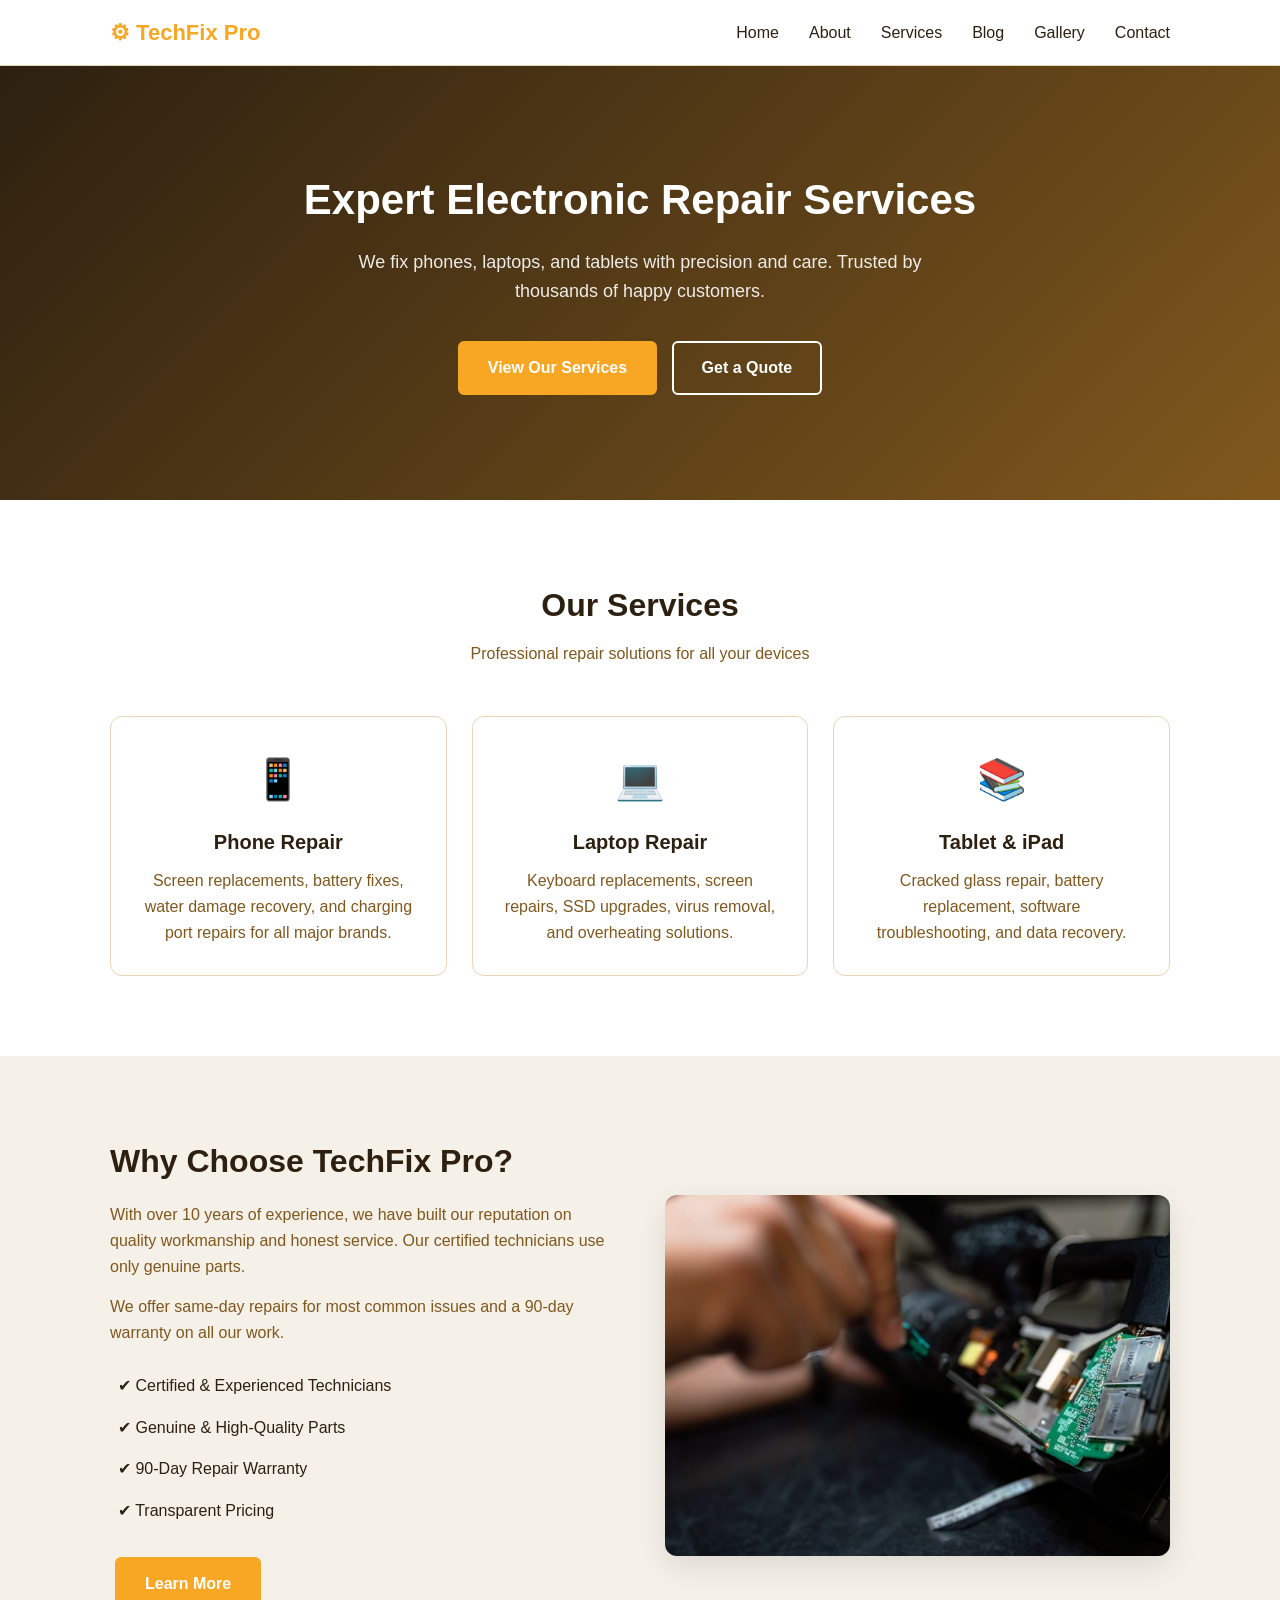
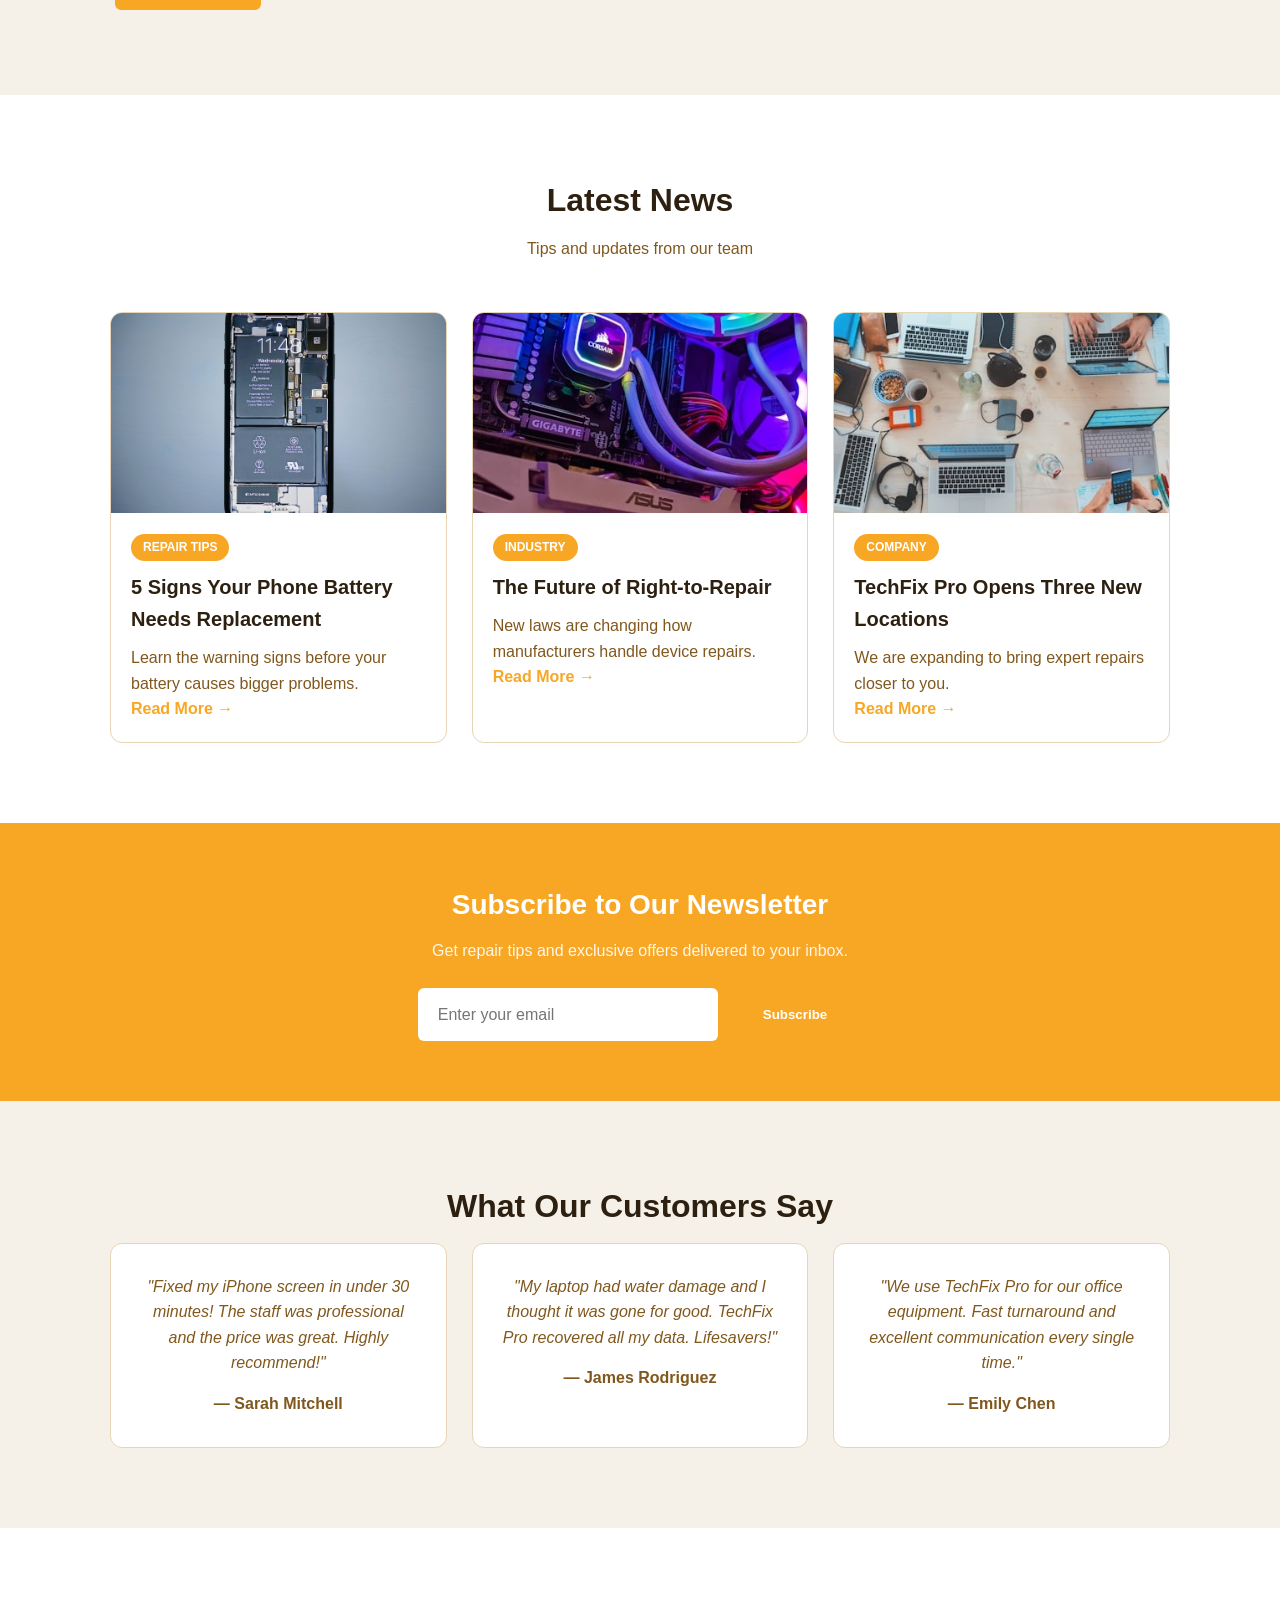
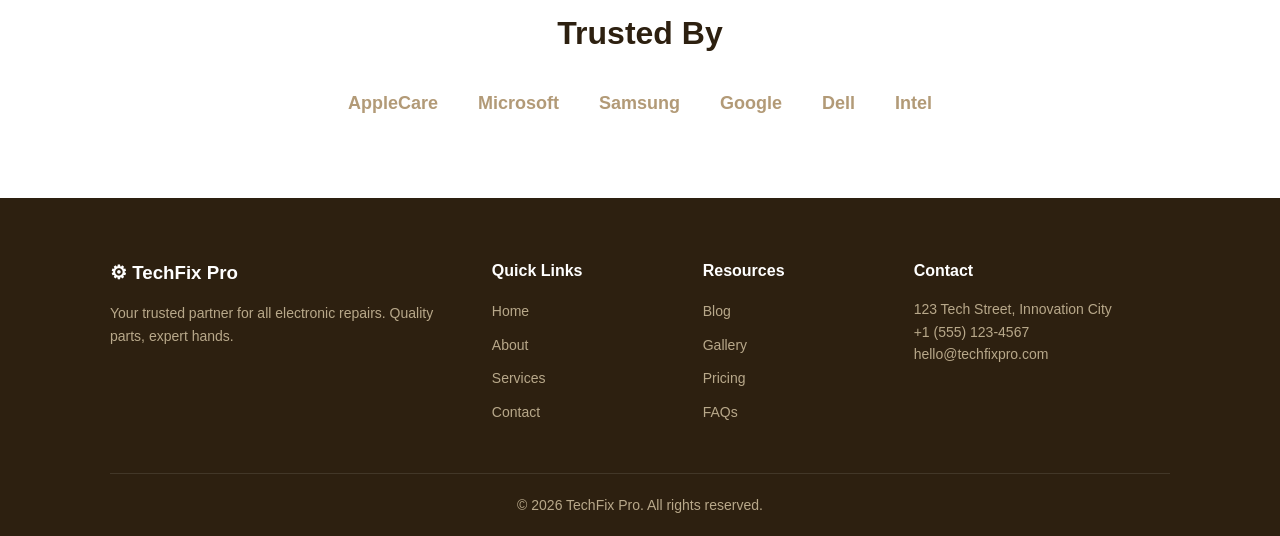
<file: index.html>
<!DOCTYPE html>
<html lang="en">
<head>
    <meta charset="UTF-8">
    <meta name="viewport" content="width=device-width, initial-scale=1.0">
    <title>TechFix Pro - Electronic Repair Shop</title>
    <link rel="stylesheet" href="style.css">
</head>
<body>

    <!-- Navigation -->
    <nav class="navbar">
        <div class="container nav-container">
            <a href="index.html" class="logo">&#9881; TechFix Pro</a>
            <ul class="nav-links">
                <li><a href="index.html">Home</a></li>
                <li><a href="about.html">About</a></li>
                <li><a href="services.html">Services</a></li>
                <li><a href="blog.html">Blog</a></li>
                <li><a href="gallery.html">Gallery</a></li>
                <li><a href="contact.html">Contact</a></li>
            </ul>
        </div>
    </nav>

    <!-- Hero Section -->
    <header class="hero">
        <div class="container">
            <h1>Expert Electronic Repair Services</h1>
            <p>We fix phones, laptops, and tablets with precision and care. Trusted by thousands of happy customers.</p>
            <a href="services.html" class="btn">View Our Services</a>
            <a href="contact.html" class="btn btn-outline">Get a Quote</a>
        </div>
    </header>

    <!-- Services Section -->
    <section class="section services">
        <div class="container">
            <h2 class="section-title">Our Services</h2>
            <p class="section-subtitle">Professional repair solutions for all your devices</p>

            <div class="card-grid three-col">
                <div class="card">
                    <div class="card-icon">&#128241;</div>
                    <h3>Phone Repair</h3>
                    <p>Screen replacements, battery fixes, water damage recovery, and charging port repairs for all major brands.</p>
                </div>
                <div class="card">
                    <div class="card-icon">&#128187;</div>
                    <h3>Laptop Repair</h3>
                    <p>Keyboard replacements, screen repairs, SSD upgrades, virus removal, and overheating solutions.</p>
                </div>
                <div class="card">
                    <div class="card-icon">&#128218;</div>
                    <h3>Tablet & iPad</h3>
                    <p>Cracked glass repair, battery replacement, software troubleshooting, and data recovery.</p>
                </div>
            </div>
        </div>
    </section>

    <!-- About Section -->
    <section class="section about-section">
        <div class="container">
            <div class="two-col">
                <div class="about-text">
                    <h2>Why Choose TechFix Pro?</h2>
                    <p>With over 10 years of experience, we have built our reputation on quality workmanship and honest service. Our certified technicians use only genuine parts.</p>
                    <p>We offer same-day repairs for most common issues and a 90-day warranty on all our work.</p>
                    <ul class="feature-list">
                        <li>&#10004; Certified & Experienced Technicians</li>
                        <li>&#10004; Genuine & High-Quality Parts</li>
                        <li>&#10004; 90-Day Repair Warranty</li>
                        <li>&#10004; Transparent Pricing</li>
                    </ul>
                    <a href="about.html" class="btn">Learn More</a>
                </div>
                <div class="about-image">
                    <img src="WhatsApp Image 2026-05-26 at 23.47.39.jpeg" alt="Technician repairing a device">
                </div>
            </div>
        </div>
    </section>

    <!-- Latest News -->
    <section class="section">
        <div class="container">
            <h2 class="section-title">Latest News</h2>
            <p class="section-subtitle">Tips and updates from our team</p>

            <div class="card-grid three-col">
                <article class="card news-card">
                    <img src="WhatsApp Image 2026-05-26 at 23.47.36.jpeg" alt="Phone battery">
                    <div class="card-body">
                        <span class="tag">Repair Tips</span>
                        <h3>5 Signs Your Phone Battery Needs Replacement</h3>
                        <p>Learn the warning signs before your battery causes bigger problems.</p>
                        <a href="blog.html">Read More &rarr;</a>
                    </div>
                </article>
                <article class="card news-card">
                    <img src="WhatsApp Image 2026-05-26 at 23.47.37.jpeg" alt="Laptop repair">
                    <div class="card-body">
                        <span class="tag">Industry</span>
                        <h3>The Future of Right-to-Repair</h3>
                        <p>New laws are changing how manufacturers handle device repairs.</p>
                        <a href="blog.html">Read More &rarr;</a>
                    </div>
                </article>
                <article class="card news-card">
                    <img src="WhatsApp Image 2026-05-26 at 23.47.37 (1).jpeg" alt="Tech team">
                    <div class="card-body">
                        <span class="tag">Company</span>
                        <h3>TechFix Pro Opens Three New Locations</h3>
                        <p>We are expanding to bring expert repairs closer to you.</p>
                        <a href="blog.html">Read More &rarr;</a>
                    </div>
                </article>
            </div>
        </div>
    </section>

    <!-- Newsletter -->
    <section class="newsletter">
        <div class="container">
            <h2>Subscribe to Our Newsletter</h2>
            <p>Get repair tips and exclusive offers delivered to your inbox.</p>
            <form action="#" method="post">
                <input type="email" placeholder="Enter your email" required>
                <button type="submit" class="btn">Subscribe</button>
            </form>
        </div>
    </section>

    <!-- Testimonials -->
    <section class="section testimonials">
        <div class="container">
            <h2 class="section-title">What Our Customers Say</h2>

            <div class="card-grid three-col">
                <div class="card testimonial-card">
                    <p class="quote">"Fixed my iPhone screen in under 30 minutes! The staff was professional and the price was great. Highly recommend!"</p>
                    <p class="author">&mdash; Sarah Mitchell</p>
                </div>
                <div class="card testimonial-card">
                    <p class="quote">"My laptop had water damage and I thought it was gone for good. TechFix Pro recovered all my data. Lifesavers!"</p>
                    <p class="author">&mdash; James Rodriguez</p>
                </div>
                <div class="card testimonial-card">
                    <p class="quote">"We use TechFix Pro for our office equipment. Fast turnaround and excellent communication every single time."</p>
                    <p class="author">&mdash; Emily Chen</p>
                </div>
            </div>
        </div>
    </section>

    <!-- Clients -->
    <section class="section clients">
        <div class="container">
            <h2 class="section-title">Trusted By</h2>
            <div class="client-logos">
                <span>AppleCare</span>
                <span>Microsoft</span>
                <span>Samsung</span>
                <span>Google</span>
                <span>Dell</span>
                <span>Intel</span>
            </div>
        </div>
    </section>

    <!-- Footer -->
    <footer class="footer">
        <div class="container">
            <div class="footer-grid">
                <div class="footer-brand">
                    <h3>&#9881; TechFix Pro</h3>
                    <p>Your trusted partner for all electronic repairs. Quality parts, expert hands.</p>
                </div>
                <div class="footer-links">
                    <h4>Quick Links</h4>
                    <ul>
                        <li><a href="index.html">Home</a></li>
                        <li><a href="about.html">About</a></li>
                        <li><a href="services.html">Services</a></li>
                        <li><a href="contact.html">Contact</a></li>
                    </ul>
                </div>
                <div class="footer-links">
                    <h4>Resources</h4>
                    <ul>
                        <li><a href="blog.html">Blog</a></li>
                        <li><a href="gallery.html">Gallery</a></li>
                        <li><a href="services.html">Pricing</a></li>
                        <li><a href="contact.html">FAQs</a></li>
                    </ul>
                </div>
                <div class="footer-contact">
                    <h4>Contact</h4>
                    <p>123 Tech Street, Innovation City</p>
                    <p>+1 (555) 123-4567</p>
                    <p>hello@techfixpro.com</p>
                </div>
            </div>
            <div class="footer-bottom">
                <p>&copy; 2026 TechFix Pro. All rights reserved.</p>
            </div>
        </div>
    </footer>

</body>
</html>
</file>
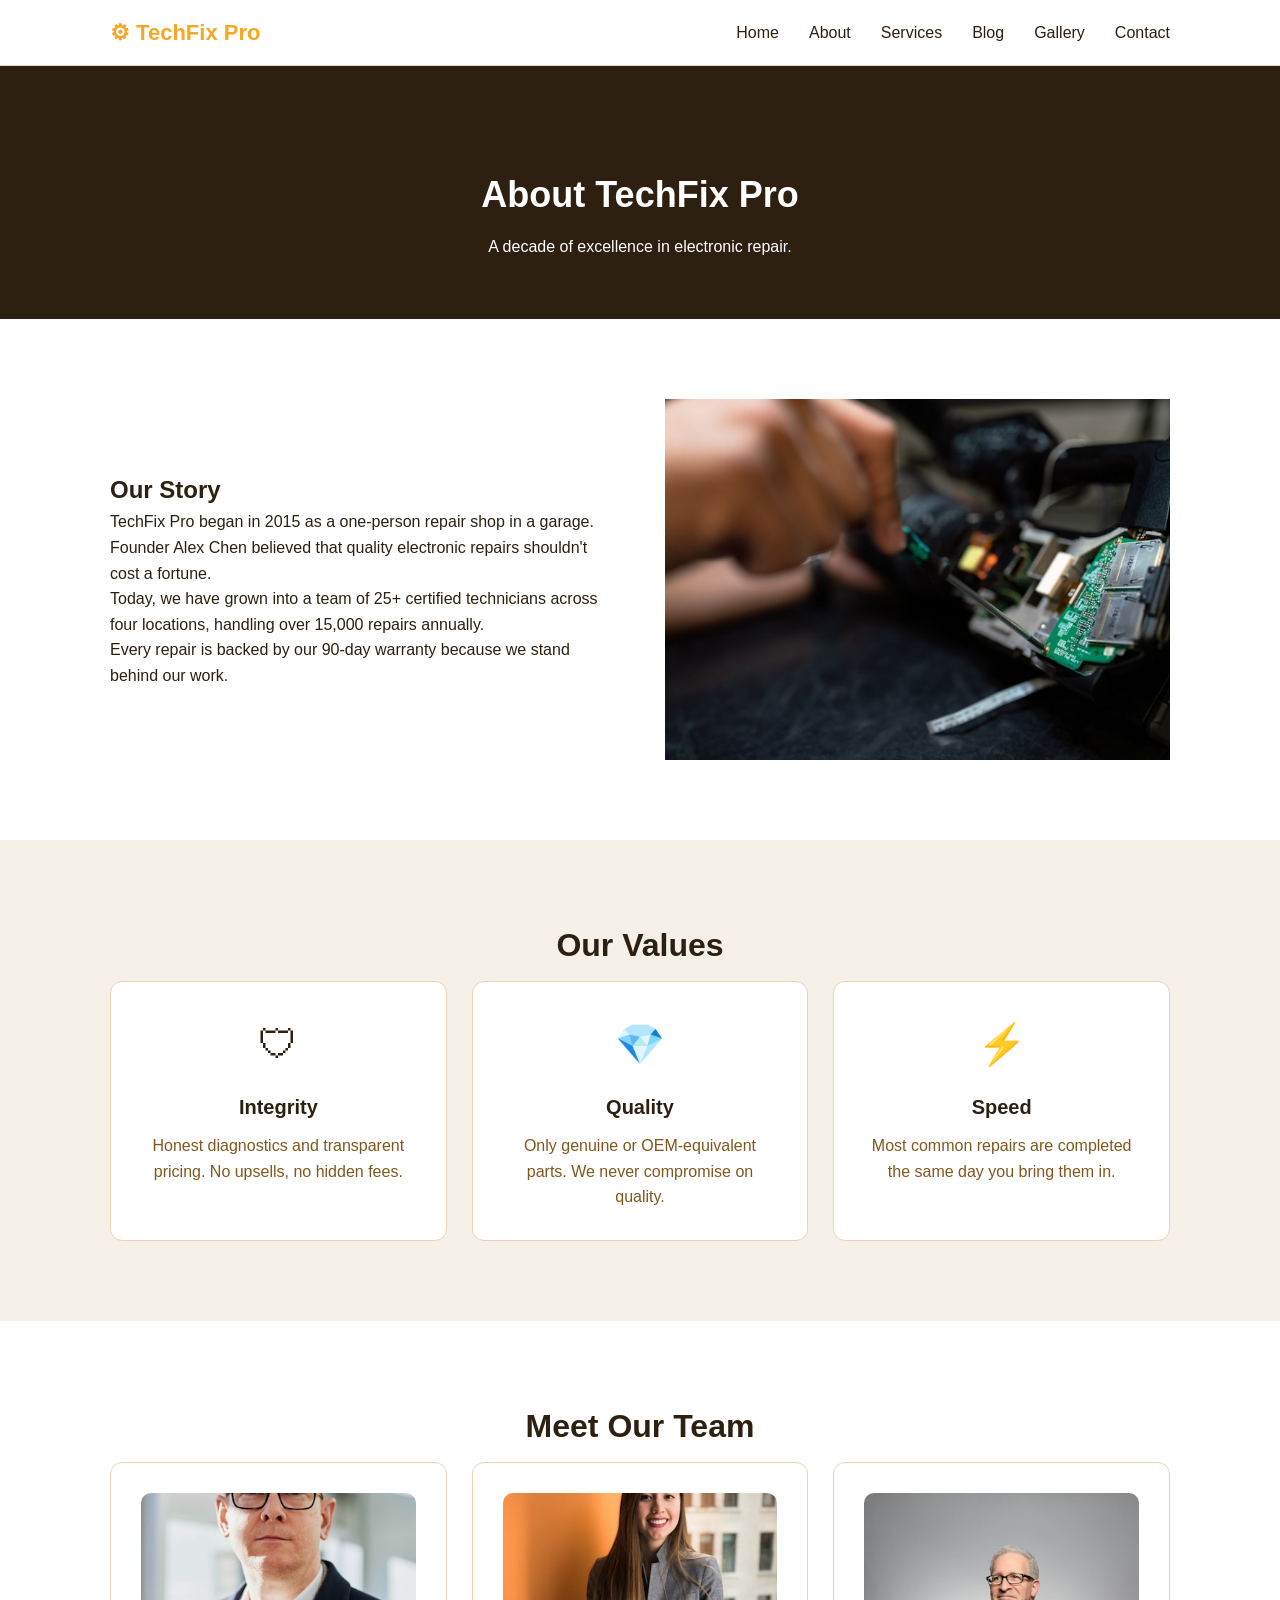
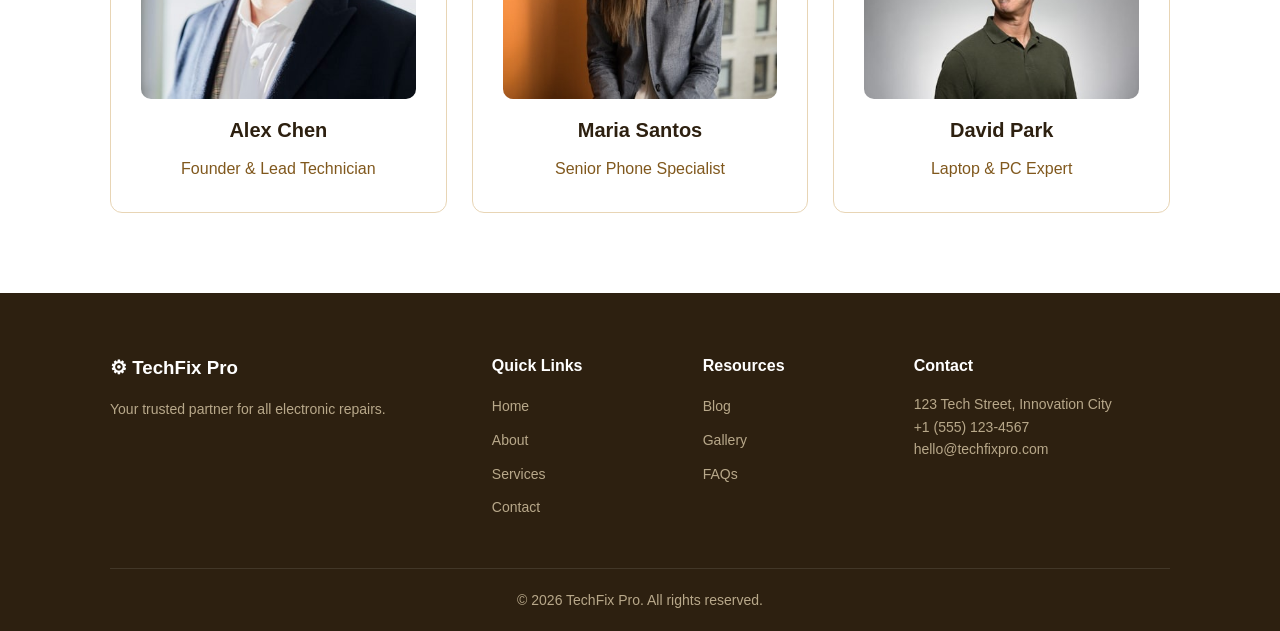
<file: About.html>
<!DOCTYPE html>
<html lang="en">
<head>
    <meta charset="UTF-8">
    <meta name="viewport" content="width=device-width, initial-scale=1.0">
    <title>About Us - TechFix Pro</title>
    <link rel="stylesheet" href="style.css">
</head>
<body>

    <nav class="navbar">
        <div class="container nav-container">
            <a href="index.html" class="logo">&#9881; TechFix Pro</a>
            <ul class="nav-links">
                <li><a href="index.html">Home</a></li>
                <li><a href="about.html">About</a></li>
                <li><a href="services.html">Services</a></li>
                <li><a href="blog.html">Blog</a></li>
                <li><a href="gallery.html">Gallery</a></li>
                <li><a href="contact.html">Contact</a></li>
            </ul>
        </div>
    </nav>

    <header class="page-header">
        <div class="container">
            <h1>About TechFix Pro</h1>
            <p>A decade of excellence in electronic repair.</p>
        </div>
    </header>

    <section class="section">
        <div class="container">
            <div class="two-col">
                <div>
                    <h2>Our Story</h2>
                    <p>TechFix Pro began in 2015 as a one-person repair shop in a garage. Founder Alex Chen believed that quality electronic repairs shouldn't cost a fortune.</p>
                    <p>Today, we have grown into a team of 25+ certified technicians across four locations, handling over 15,000 repairs annually.</p>
                    <p>Every repair is backed by our 90-day warranty because we stand behind our work.</p>
                </div>
                <div>
                    <img src="WhatsApp Image 2026-05-26 at 23.47.39.jpeg" alt="Our workshop">
                </div>
            </div>
        </div>
    </section>

    <section class="section" style="background: var(--light-gray);">
        <div class="container">
            <h2 class="section-title">Our Values</h2>
            <div class="card-grid three-col">
                <div class="card">
                    <div class="card-icon">&#128737;</div>
                    <h3>Integrity</h3>
                    <p>Honest diagnostics and transparent pricing. No upsells, no hidden fees.</p>
                </div>
                <div class="card">
                    <div class="card-icon">&#128142;</div>
                    <h3>Quality</h3>
                    <p>Only genuine or OEM-equivalent parts. We never compromise on quality.</p>
                </div>
                <div class="card">
                    <div class="card-icon">&#9889;</div>
                    <h3>Speed</h3>
                    <p>Most common repairs are completed the same day you bring them in.</p>
                </div>
            </div>
        </div>
    </section>

    <section class="section">
        <div class="container">
            <h2 class="section-title">Meet Our Team</h2>
            <div class="card-grid three-col">
                <div class="card">
                    <img src="WhatsApp Image 2026-05-26 at 23.47.38 (1).jpeg" alt="Alex Chen" style="border-radius: 10px; margin-bottom: 15px;">
                    <h3>Alex Chen</h3>
                    <p>Founder & Lead Technician</p>
                </div>
                <div class="card">
                    <img src="WhatsApp Image 2026-05-26 at 23.47.38.jpeg" alt="Maria Santos" style="border-radius: 10px; margin-bottom: 15px;">
                    <h3>Maria Santos</h3>
                    <p>Senior Phone Specialist</p>
                </div>
                <div class="card">
                    <img src="WhatsApp Image 2026-05-26 at 23.47.37 (2).jpeg" alt="David Park" style="border-radius: 10px; margin-bottom: 15px;">
                    <h3>David Park</h3>
                    <p>Laptop & PC Expert</p>
                </div>
            </div>
        </div>
    </section>

    <footer class="footer">
        <div class="container">
            <div class="footer-grid">
                <div class="footer-brand">
                    <h3>&#9881; TechFix Pro</h3>
                    <p>Your trusted partner for all electronic repairs.</p>
                </div>
                <div class="footer-links">
                    <h4>Quick Links</h4>
                    <ul>
                        <li><a href="index.html">Home</a></li>
                        <li><a href="about.html">About</a></li>
                        <li><a href="services.html">Services</a></li>
                        <li><a href="contact.html">Contact</a></li>
                    </ul>
                </div>
                <div class="footer-links">
                    <h4>Resources</h4>
                    <ul>
                        <li><a href="blog.html">Blog</a></li>
                        <li><a href="gallery.html">Gallery</a></li>
                        <li><a href="contact.html">FAQs</a></li>
                    </ul>
                </div>
                <div class="footer-contact">
                    <h4>Contact</h4>
                    <p>123 Tech Street, Innovation City</p>
                    <p>+1 (555) 123-4567</p>
                    <p>hello@techfixpro.com</p>
                </div>
            </div>
            <div class="footer-bottom">
                <p>&copy; 2026 TechFix Pro. All rights reserved.</p>
            </div>
        </div>
    </footer>

</body>
</html>
</file>
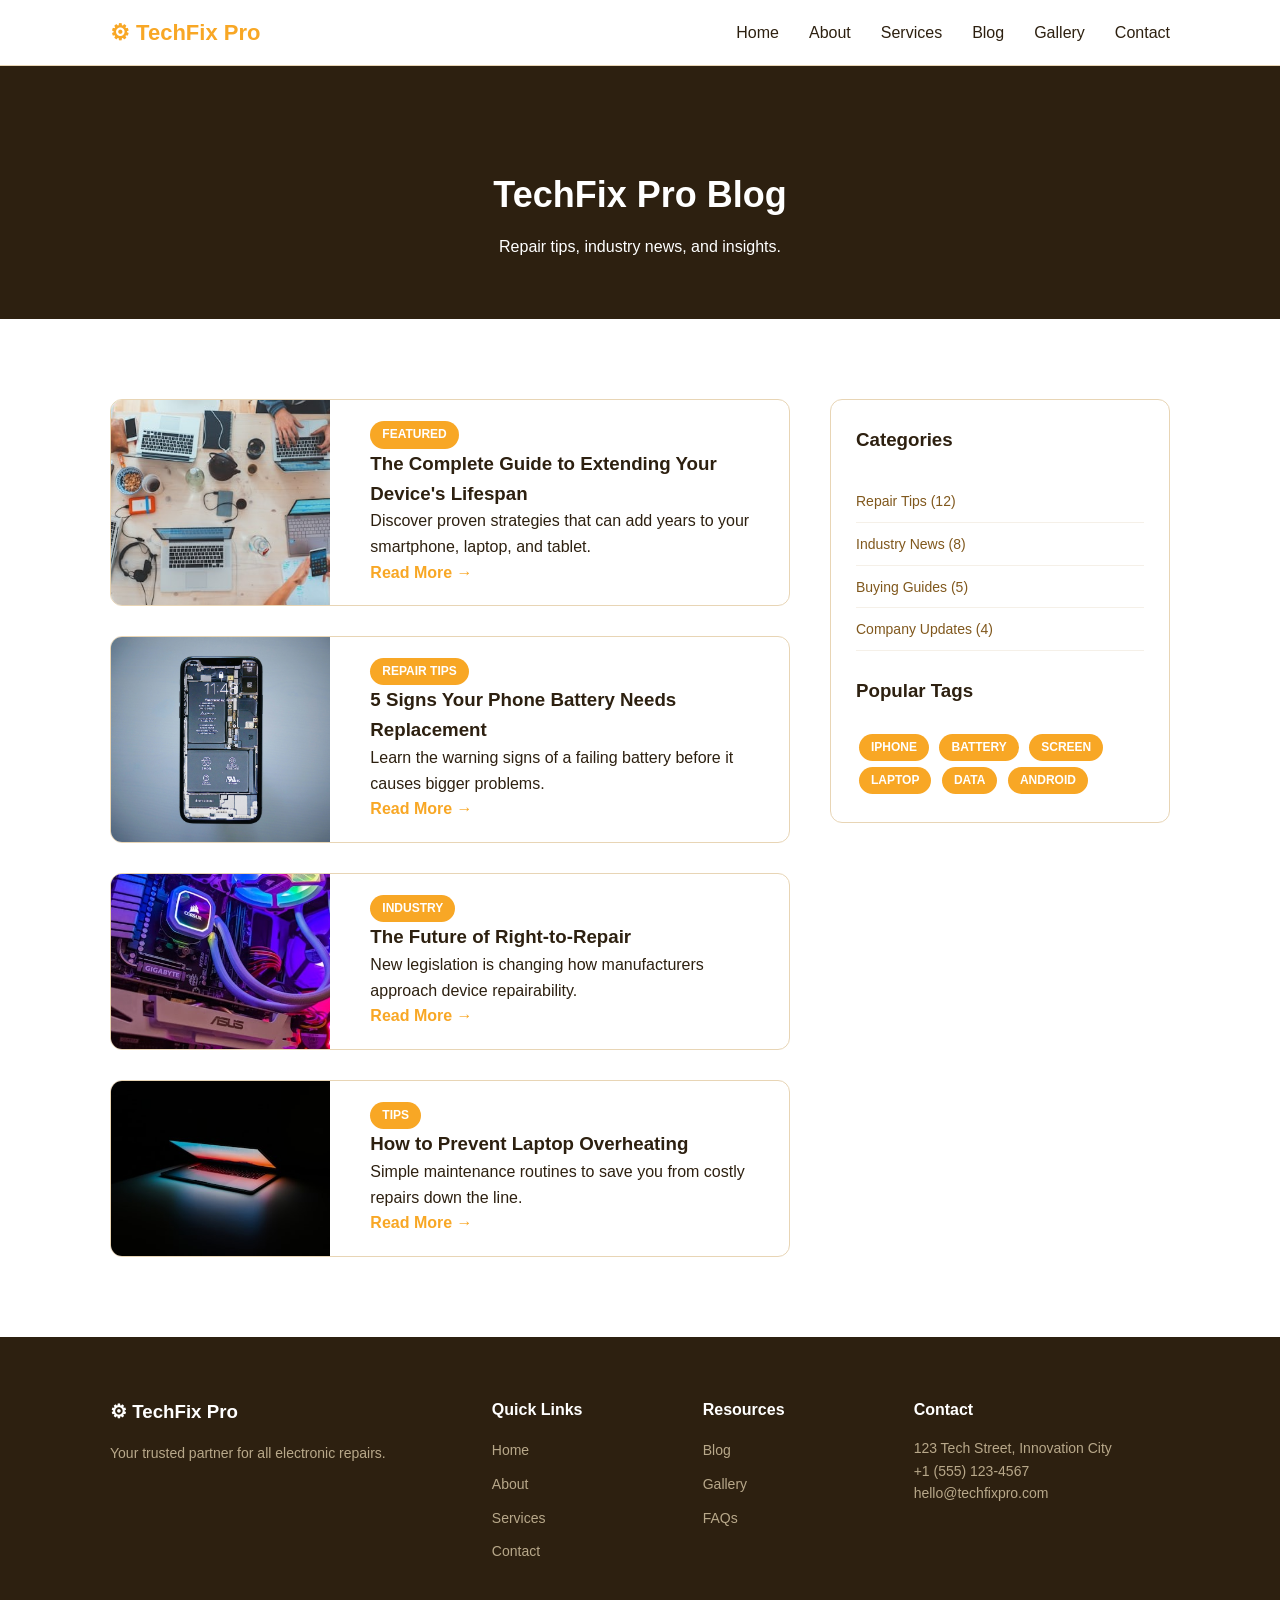
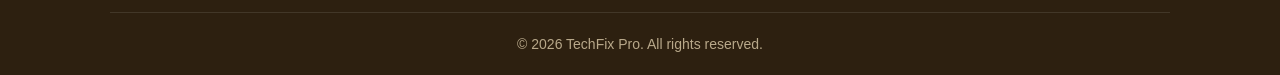
<file: blog.html>
<!DOCTYPE html>
<html lang="en">
<head>
    <meta charset="UTF-8">
    <meta name="viewport" content="width=device-width, initial-scale=1.0">
    <title>Blog - TechFix Pro</title>
    <link rel="stylesheet" href="style.css">
    
</head>
<body>

    <nav class="navbar">
        <div class="container nav-container">
            <a href="index.html" class="logo">&#9881; TechFix Pro</a>
            <ul class="nav-links">
                <li><a href="index.html">Home</a></li>
                <li><a href="about.html">About</a></li>
                <li><a href="services.html">Services</a></li>
                <li><a href="blog.html">Blog</a></li>
                <li><a href="gallery.html">Gallery</a></li>
                <li><a href="contact.html">Contact</a></li>
            </ul>
        </div>
    </nav>

    <header class="page-header">
        <div class="container">
            <h1>TechFix Pro Blog</h1>
            <p>Repair tips, industry news, and insights.</p>
        </div>
    </header>

    <section class="section">
        <div class="container">
            <div class="blog-grid">
                <div class="blog-posts">
                    <article class="blog-post">
                        <img src="WhatsApp Image 2026-05-26 at 23.47.37 (1).jpeg" alt="Featured post">
                        <div class="blog-post-content">
                            <span class="tag">Featured</span>
                            <h3>The Complete Guide to Extending Your Device's Lifespan</h3>
                            <p>Discover proven strategies that can add years to your smartphone, laptop, and tablet.</p>
                            <a href="#" style="color: var(--primary); font-weight: 600;">Read More &rarr;</a>
                        </div>
                    </article>
                    <article class="blog-post">
                        <img src="WhatsApp Image 2026-05-26 at 23.47.36.jpeg" alt="Phone battery">
                        <div class="blog-post-content">
                            <span class="tag">Repair Tips</span>
                            <h3>5 Signs Your Phone Battery Needs Replacement</h3>
                            <p>Learn the warning signs of a failing battery before it causes bigger problems.</p>
                            <a href="#" style="color: var(--primary); font-weight: 600;">Read More &rarr;</a>
                        </div>
                    </article>
                    <article class="blog-post">
                        <img src="WhatsApp Image 2026-05-26 at 23.47.37.jpeg" alt="Right to repair">
                        <div class="blog-post-content">
                            <span class="tag">Industry</span>
                            <h3>The Future of Right-to-Repair</h3>
                            <p>New legislation is changing how manufacturers approach device repairability.</p>
                            <a href="#" style="color: var(--primary); font-weight: 600;">Read More &rarr;</a>
                        </div>
                    </article>
                    <article class="blog-post">
                        <img src="WhatsApp Image 2026-05-26 at 23.47.36 (1).jpeg" alt="Laptop maintenance">
                        <div class="blog-post-content">
                            <span class="tag">Tips</span>
                            <h3>How to Prevent Laptop Overheating</h3>
                            <p>Simple maintenance routines to save you from costly repairs down the line.</p>
                            <a href="#" style="color: var(--primary); font-weight: 600;">Read More &rarr;</a>
                        </div>
                    </article>
                </div>
                <aside class="sidebar">
                    <h3>Categories</h3>
                    <ul>
                        <li><a href="#">Repair Tips (12)</a></li>
                        <li><a href="#">Industry News (8)</a></li>
                        <li><a href="#">Buying Guides (5)</a></li>
                        <li><a href="#">Company Updates (4)</a></li>
                    </ul>
                    <h3 style="margin-top: 25px;">Popular Tags</h3>
                    <p style="margin-top: 10px;">
                        <span class="tag" style="margin: 3px; display: inline-block;">iPhone</span>
                        <span class="tag" style="margin: 3px; display: inline-block;">Battery</span>
                        <span class="tag" style="margin: 3px; display: inline-block;">Screen</span>
                        <span class="tag" style="margin: 3px; display: inline-block;">Laptop</span>
                        <span class="tag" style="margin: 3px; display: inline-block;">Data</span>
                        <span class="tag" style="margin: 3px; display: inline-block;">Android</span>
                    </p>
                </aside>
            </div>
        </div>
    </section>

    <footer class="footer">
        <div class="container">
            <div class="footer-grid">
                <div class="footer-brand">
                    <h3>&#9881; TechFix Pro</h3>
                    <p>Your trusted partner for all electronic repairs.</p>
                </div>
                <div class="footer-links">
                    <h4>Quick Links</h4>
                    <ul>
                        <li><a href="index.html">Home</a></li>
                        <li><a href="about.html">About</a></li>
                        <li><a href="services.html">Services</a></li>
                        <li><a href="contact.html">Contact</a></li>
                    </ul>
                </div>
                <div class="footer-links">
                    <h4>Resources</h4>
                    <ul>
                        <li><a href="blog.html">Blog</a></li>
                        <li><a href="gallery.html">Gallery</a></li>
                        <li><a href="contact.html">FAQs</a></li>
                    </ul>
                </div>
                <div class="footer-contact">
                    <h4>Contact</h4>
                    <p>123 Tech Street, Innovation City</p>
                    <p>+1 (555) 123-4567</p>
                    <p>hello@techfixpro.com</p>
                </div>
            </div>
            <div class="footer-bottom">
                <p>&copy; 2026 TechFix Pro. All rights reserved.</p>
            </div>
        </div>
    </footer>

</body>
</html>
</file>
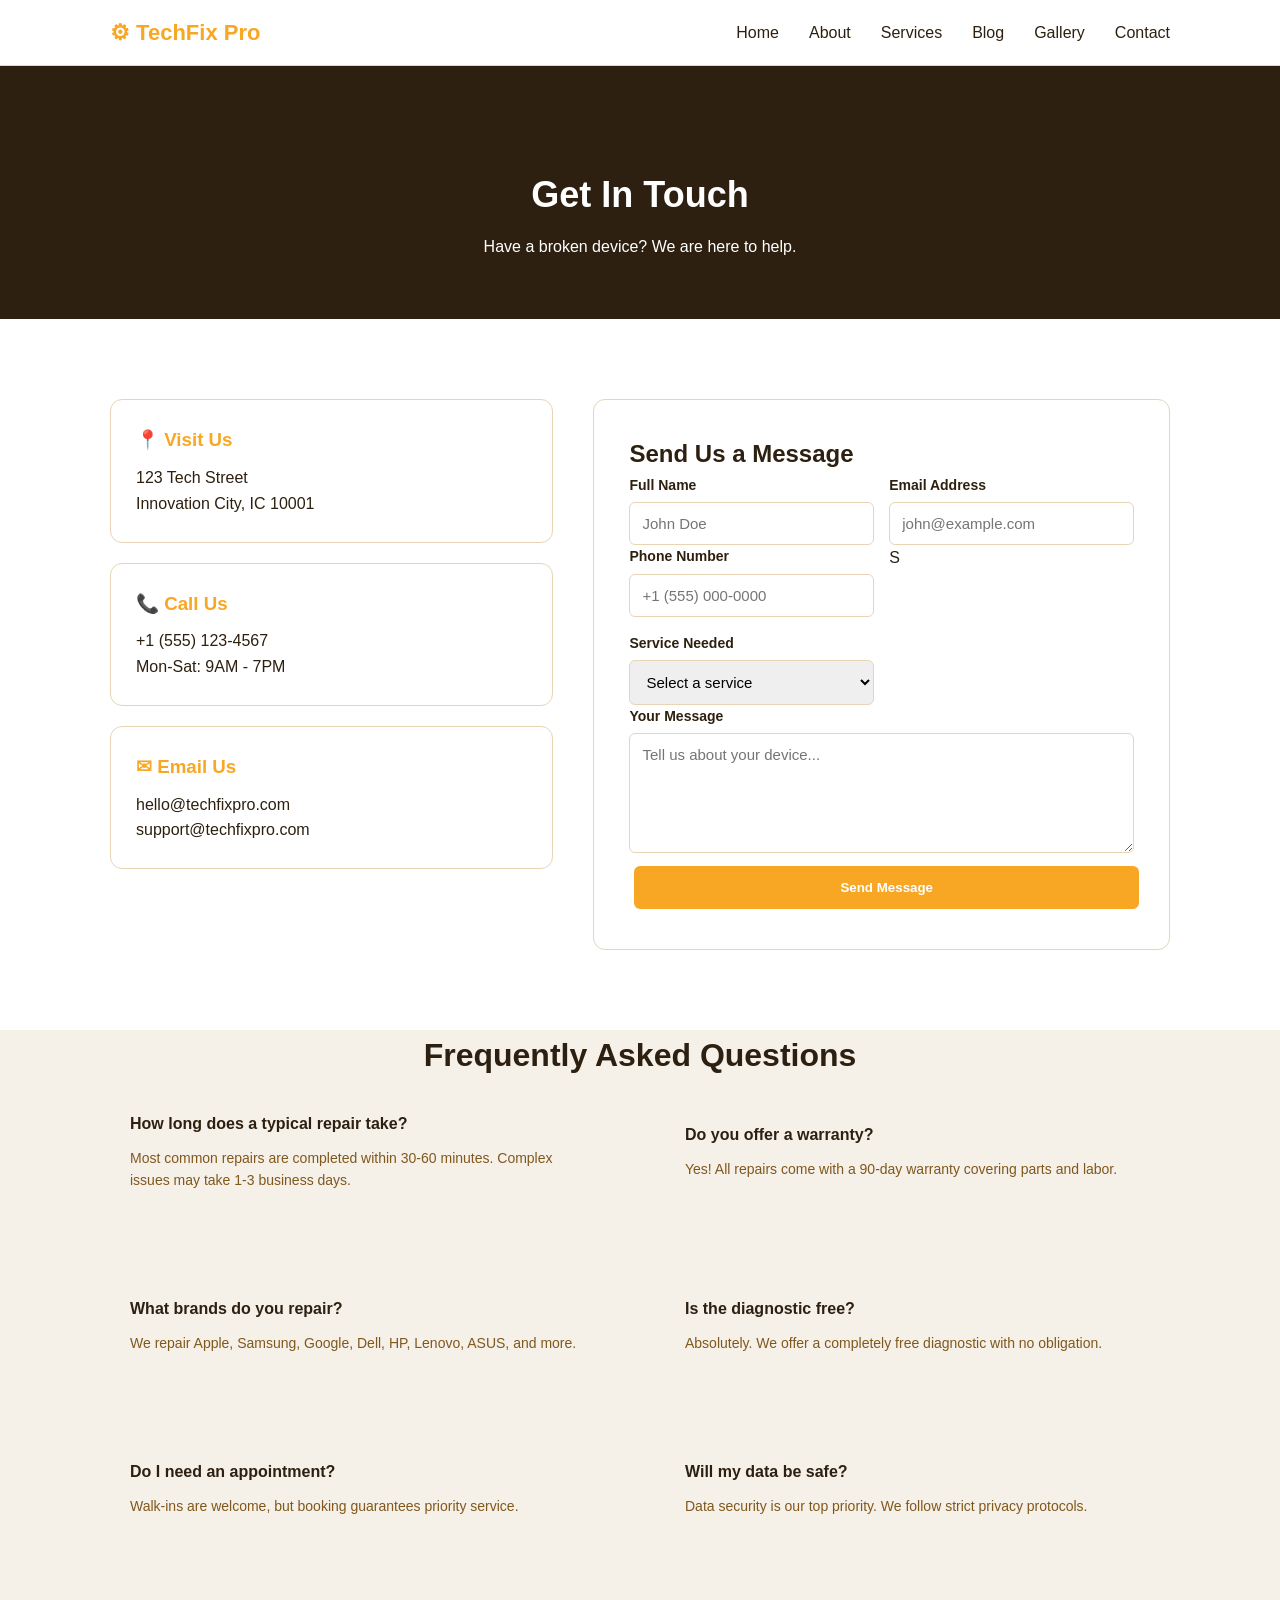
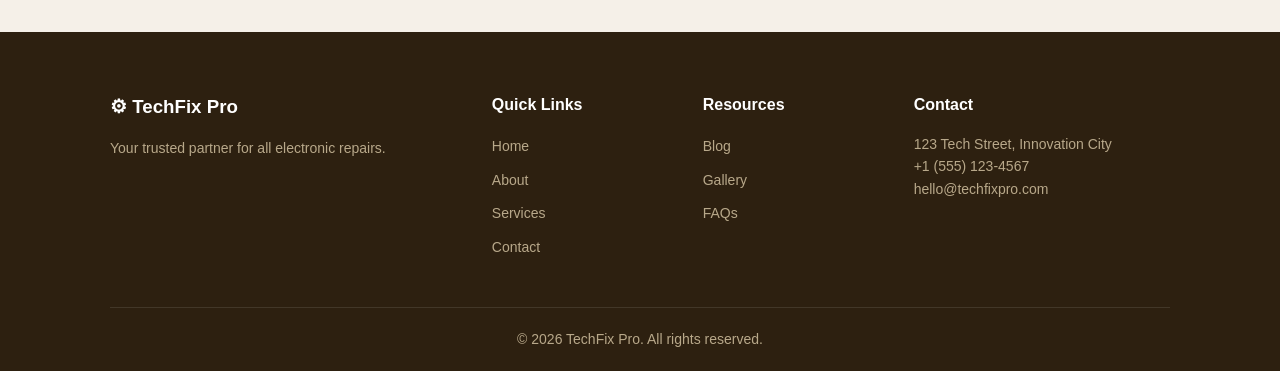
<file: contact.html>
<!DOCTYPE html>
<html lang="en">
<head>
    <meta charset="UTF-8">
    <meta name="viewport" content="width=device-width, initial-scale=1.0">
    <title>Contact Us - TechFix Pro</title>
    <link rel="stylesheet" href="style.css">
</head>
<body>

    <nav class="navbar">
        <div class="container nav-container">
            <a href="index.html" class="logo">&#9881; TechFix Pro</a>
            <ul class="nav-links">
                <li><a href="index.html">Home</a></li>
                <li><a href="about.html">About</a></li>
                <li><a href="services.html">Services</a></li>
                <li><a href="blog.html">Blog</a></li>
                <li><a href="gallery.html">Gallery</a></li>
                <li><a href="contact.html">Contact</a></li>
            </ul>
        </div>
    </nav>

    <header class="page-header">
        <div class="container">
            <h1>Get In Touch</h1>
            <p>Have a broken device? We are here to help.</p>
        </div>
    </header>

    <section class="section">
        <div class="container">
            <div class="contact-grid">
                <div>
                    <div class="contact-info-box">
                        <h3>&#128205; Visit Us</h3>
                        <p>123 Tech Street<br>Innovation City, IC 10001</p>
                    </div>
                    <div class="contact-info-box">
                        <h3>&#128222; Call Us</h3>
                        <p>+1 (555) 123-4567<br>Mon-Sat: 9AM - 7PM</p>
                    </div>
                    <div class="contact-info-box">
                        <h3>&#9993; Email Us</h3>
                        <p>hello@techfixpro.com<br>support@techfixpro.com</p>
                    </div>
                </div>
                <div class="contact-form">
                    <h2>Send Us a Message</h2>
                    <form action="#" method="post">
                        <div class="form-row">
                            <div class="form-group">
                                <label for="name">Full Name</label>
                                <input type="text" id="name" name="name" placeholder="John Doe" required>
                            </div>
                            <div class="form-group">
                                <label for="email">Email Address</label>
                                <input type="email" id="email" name="email" placeholder="john@example.com" required>
                            </div>
                        </div>
                        <div class="form-row">
                            <div class="form-group">
                                <label for="phone">Phone Number</label>
                                <input type="tel" id="phone" name="phone" placeholder="+1 (555) 000-0000">
                            </div>S
                            <div class="form-group">
                                <label for="service">Service Needed</label>
                                <select id="service" name="service" required>
                                    <option value="" disabled selected>Select a service</option>
                                    <option value="phone">Phone Repair</option>
                                    <option value="laptop">Laptop Repair</option>
                                    <option value="tablet">Tablet / iPad Repair</option>
                                    <option value="other">Other / Not Sure</option>
                                </select>
                            </div>
                        </div>
                        <div class="form-group">
                            <label for="message">Your Message</label>
                            <textarea id="message" name="message" placeholder="Tell us about your device..." required></textarea>
                        </div>
                        <button type="submit" class="btn" style="width: 100%;">Send Message</button>
                    </form>
                </div>
            </div>
        </div>
    </section>

    <section class="section" style="background: var(--light-gray); padding-top: 0;">
        <div class="container">
            <h2 class="section-title">Frequently Asked Questions</h2>
            <div class="two-col">
                <div class="faq-item">
                    <h3>How long does a typical repair take?</h3>
                    <p>Most common repairs are completed within 30-60 minutes. Complex issues may take 1-3 business days.</p>
                </div>
                <div class="faq-item">
                    <h3>Do you offer a warranty?</h3>
                    <p>Yes! All repairs come with a 90-day warranty covering parts and labor.</p>
                </div>
                <div class="faq-item">
                    <h3>What brands do you repair?</h3>
                    <p>We repair Apple, Samsung, Google, Dell, HP, Lenovo, ASUS, and more.</p>
                </div>
                <div class="faq-item">
                    <h3>Is the diagnostic free?</h3>
                    <p>Absolutely. We offer a completely free diagnostic with no obligation.</p>
                </div>
                <div class="faq-item">
                    <h3>Do I need an appointment?</h3>
                    <p>Walk-ins are welcome, but booking guarantees priority service.</p>
                </div>
                <div class="faq-item">
                    <h3>Will my data be safe?</h3>
                    <p>Data security is our top priority. We follow strict privacy protocols.</p>
                </div>
            </div>
        </div>
    </section>

    <footer class="footer">
        <div class="container">
            <div class="footer-grid">
                <div class="footer-brand">
                    <h3>&#9881; TechFix Pro</h3>
                    <p>Your trusted partner for all electronic repairs.</p>
                </div>
                <div class="footer-links">
                    <h4>Quick Links</h4>
                    <ul>
                        <li><a href="index.html">Home</a></li>
                        <li><a href="about.html">About</a></li>
                        <li><a href="services.html">Services</a></li>
                        <li><a href="contact.html">Contact</a></li>
                    </ul>
                </div>
                <div class="footer-links">
                    <h4>Resources</h4>
                    <ul>
                        <li><a href="blog.html">Blog</a></li>
                        <li><a href="gallery.html">Gallery</a></li>
                        <li><a href="contact.html">FAQs</a></li>
                    </ul>
                </div>
                <div class="footer-contact">
                    <h4>Contact</h4>
                    <p>123 Tech Street, Innovation City</p>
                    <p>+1 (555) 123-4567</p>
                    <p>hello@techfixpro.com</p>
                </div>
            </div>
            <div class="footer-bottom">
                <p>&copy; 2026 TechFix Pro. All rights reserved.</p>
            </div>
        </div>
    </footer>

</body>
</html>
</file>
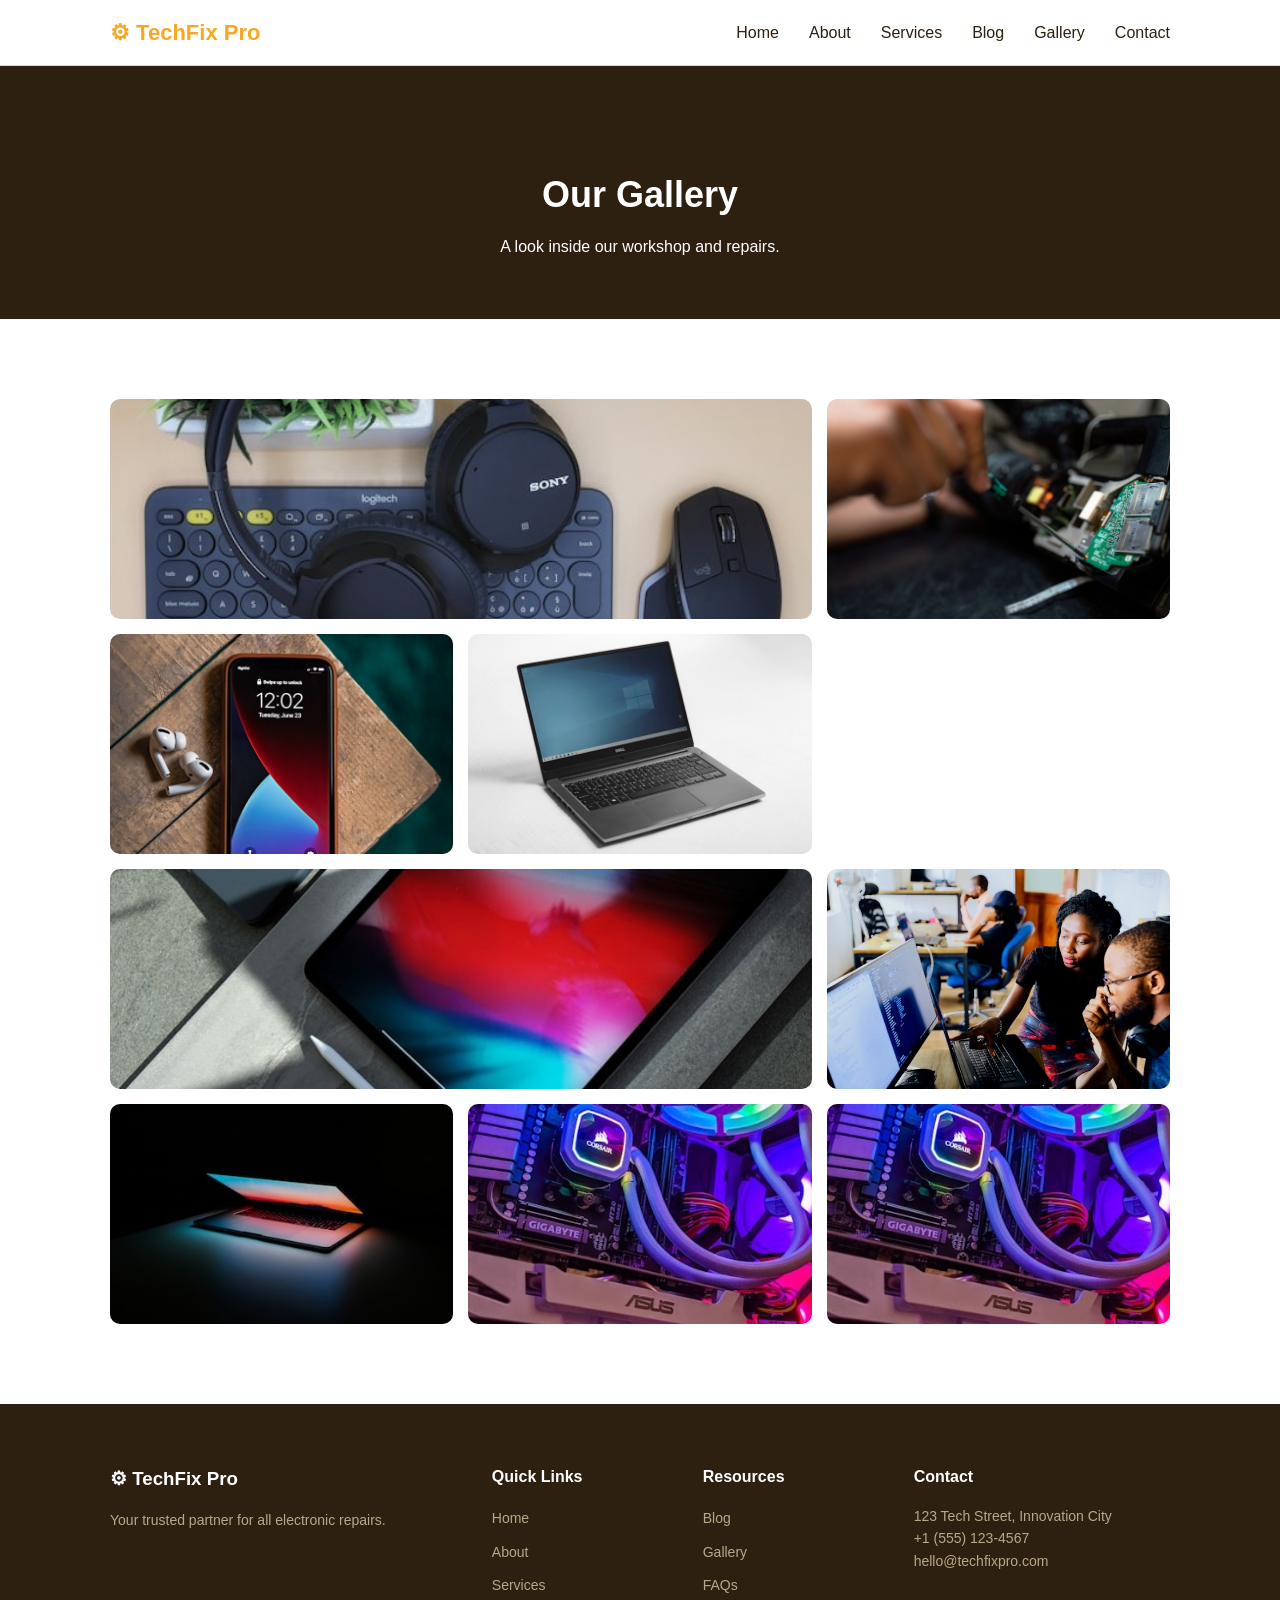
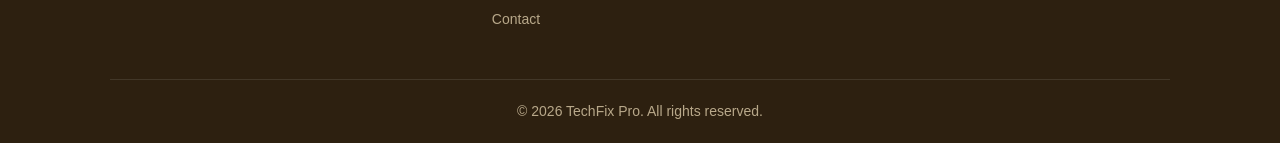
<file: gallary.html>
<!DOCTYPE html>
<html lang="en">
<head>
    <meta charset="UTF-8">
    <meta name="viewport" content="width=device-width, initial-scale=1.0">
    <title>Gallery - TechFix Pro</title>
    <link rel="stylesheet" href="style.css">
</head>
<body>

    <nav class="navbar">
        <div class="container nav-container">
            <a href="index.html" class="logo">&#9881; TechFix Pro</a>
            <ul class="nav-links">
                <li><a href="index.html">Home</a></li>
                <li><a href="about.html">About</a></li>
                <li><a href="services.html">Services</a></li>
                <li><a href="blog.html">Blog</a></li>
                <li><a href="gallery.html">Gallery</a></li>
                <li><a href="contact.html">Contact</a></li>
            </ul>
        </div>
    </nav>

    <header class="page-header">
        <div class="container">
            <h1>Our Gallery</h1>
            <p>A look inside our workshop and repairs.</p>
        </div>
    </header>

    <section class="section">
        <div class="container">
            <div class="gallery-grid">
                <div class="gallery-item wide">
                    <img src="WhatsApp Image 2026-05-26 at 23.47.35 (1).jpeg" alt="Main workshop">
                </div>
                <div class="gallery-item">
                    <img src="WhatsApp Image 2026-05-26 at 23.47.39.jpeg" alt="Phone repair">
                </div>
                <div class="gallery-item">
                    <img src="WhatsApp Image 2026-05-26 at 23.47.39 (1).jpeg" alt="Team meeting">
                </div>
                <div class="gallery-item">
                    <img src="WhatsApp Image 2026-05-26 at 23.47.39 (2).jpeg" alt="Circuit board">
                </div>
                <div class="gallery-item wide">
                    <img src="WhatsApp Image 2026-05-26 at 23.47.40.jpeg" alt="Laptop repair">
                </div>
                <div class="gallery-item">
                    <img src="WhatsApp Image 2026-05-26 at 23.47.35 (2).jpeg" alt="Customer service">
                </div>
                <div class="gallery-item">
                    <img src="WhatsApp Image 2026-05-26 at 23.47.36 (1).jpeg" alt="Tools">
                </div>
                <div class="gallery-item">
                    <img src="WhatsApp Image 2026-05-26 at 23.47.37.jpeg" alt="Tablet repair">
                </div>
                <div class="gallery-item">
                    <img src="WhatsApp Image 2026-05-26 at 23.47.37.jpeg" alt="Team photo">
                </div>
            </div>
        </div>
    </section>

    <footer class="footer">
        <div class="container">
            <div class="footer-grid">
                <div class="footer-brand">
                    <h3>&#9881; TechFix Pro</h3>
                    <p>Your trusted partner for all electronic repairs.</p>
                </div>
                <div class="footer-links">
                    <h4>Quick Links</h4>
                    <ul>
                        <li><a href="index.html">Home</a></li>
                        <li><a href="about.html">About</a></li>
                        <li><a href="services.html">Services</a></li>
                        <li><a href="contact.html">Contact</a></li>
                    </ul>
                </div>
                <div class="footer-links">
                    <h4>Resources</h4>
                    <ul>
                        <li><a href="blog.html">Blog</a></li>
                        <li><a href="gallery.html">Gallery</a></li>
                        <li><a href="contact.html">FAQs</a></li>
                    </ul>
                </div>
                <div class="footer-contact">
                    <h4>Contact</h4>
                    <p>123 Tech Street, Innovation City</p>
                    <p>+1 (555) 123-4567</p>
                    <p>hello@techfixpro.com</p>
                </div>
            </div>
            <div class="footer-bottom">
                <p>&copy; 2026 TechFix Pro. All rights reserved.</p>
            </div>
        </div>
    </footer>

</body>
</html>
</file>
<file: style.css>
/* CSS Variables */
:root{
    --primary:#F8A725;
    --primary-dark: #c68623;
    --dark: #2d2010;
    --gray: #80581d;
    --light-gray: #f5f0e8;
    --white: #ffffff;
    --border: #e8d5b5;
}

/* Base Style */
*{
    margin: 0;
    padding: 0;
    box-sizing: border-box;
}

body {
    font-family: 'Segoe UI', Tahoma, Geneva, Verdana, sans-serif;
    color: var(--dark);
    line-height: 1.6;
}

img {
    max-width: 100%;
    display: block;
}

a {
    text-decoration: none;
    color: inherit;
}

/* Containers */
.container {
    max-width: 1100px;
    margin: 0 auto;
    padding: 0 20px;
}

/* Buttons */
.btn {
    display: inline-block;
    padding: 12px 28px;
    background: var(--primary);
    color: var(--white);
    border-radius: 6px;
    font-weight: 600;
    border: 2px solid var(--primary);
    margin: 5px;
}

.btn:hover {
    background: var(--primary-dark);
    border-color: var(--primary-dark);
}

.btn-outline {
    background: transparent;
    color: var(--white);
    border: 2px solid var(--white);
}

.btn-outline:hover {
    background: var(--white);
    color: var(--dark);
}

/* Navigation */
.navbar {
    background: var(--white);
    border-bottom: 1px solid var(--border);
    padding: 15px 0;
}

.nav-container {
    display: flex;
    justify-content: space-between;
    align-items: center;
}

.logo {
    font-size: 22px;
    font-weight: 800;
    color: var(--primary);
}

.nav-links{
    list-style: none;
    display: flex;
    gap: 30px;
}

.nav-links a{
    color: var(--dark);
    font-weight: 500;
}

.nav-links a:hover {
    color: var(--primary);
}

/* Hero Section */
.hero {
    background: linear-gradient(135deg, var(--dark) 0%, var(--gray) 100%);
    color: var(--white);
    text-align: center;
    padding: 100px 20px;
}

.hero h1 {
    font-size: 42px;
    margin-bottom: 15px;
}

.hero p {
    font-size: 18px;
    max-width: 600px;
    margin: 0 auto 30px;
    opacity: 0.9;
}

/* Section Styles */
.section {
    padding: 80px 0;
}

.section-title {
    text-align: center;
    font-size: 32px;
    margin-bottom: 10px;
}

.section-subtitle {
    text-align: center;
    color: var(--gray);
    margin-bottom: 50px;
}
.card-grid {
    display: grid;
    gap: 25px;
}

.three-col {
    grid-template-columns: repeat(3, 1fr);
}

.two-col {
    grid-template-columns: repeat(2, 1fr);
}

/* Cards */
.card {
    background: var(--white);
    border: 1px solid var(--border);
    border-radius: 12px;
    padding: 30px;
    text-align: center;
}

.card:hover {
    box-shadow: 0 5px 20px rgba(45, 32, 16, 0.1);
}

.card-icon {
    font-size: 40px;
    margin-bottom: 15px;
}

.card h3 {
    font-size: 20px;
    margin-bottom: 10px;
}

.card p {
    color: var(--gray);
}

/* News Cards */
.news-card {
    padding: 0;
    overflow: hidden;
    text-align: left;
}

.news-card img {
    width: 100%;
    height: 200px;
    object-fit: cover;
}

.card-body {
    padding: 20px;
}

.tag {
    display: inline-block;
    background: var(--primary);
    color: var(--white);
    padding: 4px 12px;
    border-radius: 20px;
    font-size: 12px;
    font-weight: 600;
    text-transform: uppercase;
}

.card-body h3 {
    margin: 10px 0;
}

.card-body a {
    color: var(--primary);
    font-weight: 600;
}

/* About section */
.about-section {
    background: var(--light-gray);
}

.two-col {
    display: grid;
    grid-template-columns: 1fr 1fr;
    gap: 50px;
    align-items: center;
}

.about-text h2 {
    font-size: 32px;
    margin-bottom: 15px;
}

.about-text p {
    color: var(--gray);
    margin-bottom: 15px;
}

.feature-list {
    list-style: none;
    margin: 20px 0;
}

.feature-list li {
    padding: 8px;
    color: var(--dark);
}

.about-image img {
    border-radius: 12px;
    box-shadow: 0 10px 30px rgba(0,0,0,0.1);
}

/* Newsletter */
.newsletter {
    background: var(--primary);
    color: var(--white);
    text-align: center;
    padding: 60px 20px;
}

.newsletter h2 {
    font-size: 28px;
    margin-bottom: 10px;
}

.newsletter p {
    margin-bottom: 25px;
    opacity: 0.9;
}

.newsletter form {
    display: flex;
    justify-content: center;
    gap: 10px;
    flex-wrap: wrap;
}

.newsletter input {
    padding: 12px 20px;
    border: none;
    border-radius: 6px;
    width: 300px;
    font-size: 16px;
}

/* Testimonials */
.testimonials {
    background: var(--light-gray);
}

.quote {
    font-style: italic;
    color: var(--dark);
    margin-bottom: 15px;
}

.author {
    font-weight: 700;
    color: var(--primary-dark);
}

/* Clients */
.clients {
    text-align: center;
}

.client-logos {
    display: flex;
    justify-content: center;
    gap: 40px;
    flex-wrap: wrap;
    margin-top: 30px;
}

.client-logos span {
    font-size: 18px;
    font-weight: 700;
    color: var(--gray);
    opacity: 0.6;
}

/* Footer */
.footer {
    background: var(--dark);
    color: var(--white);
    padding: 60px 0 20px;
}

.footer-grid {
    display: grid;
    grid-template-columns: 2fr 1fr 1fr 1.5fr;
    gap: 40px;
    margin-bottom: 40px;
}

.footer h3, .footer h4 {
    margin-bottom: 15px;
}

.footer p {
    color: #b8a88a;
    font-size: 14px;
}

.footer-links ul {
    list-style: none;
}

.footer-links li {
    margin-bottom: 8px;
}

.footer-links a {
    color: #b8a88a;
    font-size: 14px;
}

.footer-links a:hover {
    color: var(--primary);
}

.footer-bottom {
    border-top: 1px solid rgba(255,255,255,0.1);
    padding-top: 20px;
    text-align: center;
}

/* Page Header (for inner pages) */
.page-header {
    background: var(--dark);
    color: var(--white);
    text-align: center;
    padding: 100px 20px 60px;
}

.page-header h1 {
    font-size: 36px;
    margin-bottom: 10px;
}

.page-header p {
    color: b8a88a;
}

/* Services Page */
.service-detail {
    padding: 60px 0;
}

.service-detail:nth-child(even) {
    background: var(--light-gray);
}

.service-detail h2 {
    font-size: 26px;
    margin-bottom: 15px;
}

.service-detail p {
    color: var(--gray);
    margin-bottom: 15px;
}

.detail-list {
    list-style: none;
    margin: 15px 0 25px;
}

.detail-list li {
    padding: 6px 0;
    color: var(--dark);
}

.detail-list li::before {
    content: "¹4  ";
    color: var(--primary);
}

.price-tag {
    display: inline-block;
    background: var(--primary);
    color: var(--white);
    padding: 6px 16px;
    border-radius: 20px;
    font-weight: 700;
    font-size: 14px;
    margin-bottom: 15px;
}

/* Pricing Cards */
.pricing-grid {
    display: grid;
    grid-template-columns: repeat(3, 1fr);
    gap: 25px;
    margin-top: 40px;
}

.pricing-card {
    background: var(--white);
    border: 2px solid var(--border);
    border-radius: 12px;
    padding: 35px 25px;
    text-align: center;
}

.pricing-card.featured {
    border-color: var(--primary);
    position: relative;
}

.featured-badge {
    position: absolute;
    top: -12px;
    left: 50%;
    transform: translateX(-50%);
    background: var(--primary);
    color: var(--white);
    padding: 5px 15px;
    border-radius: 20px;
    font-size: 12px;
    font-weight: 700;
}

.pricing-card .price {
    font-size: 36px;
    font-weight: 800;
    color: var(--primary);
}

.pricing-card .price span {
    font-size: 16px;
    color: var(--gray);
    font-weight: 400;
}

.pricing-features {
    list-style: none;
    text-align: left;
    margin: 20px 0;
}

.pricing-features li {
    padding: 10px 0;
    border-bottom: 1px solid var(--border);
    font-size: 14px;
}

/* Blog Page */
.blog-grid {
    display: grid;
    grid-template-columns: 2fr 1fr;
    gap: 40px;
}

.blog-posts {
    display: grid;
    gap: 30px;
}

.blog-post {
    display: grid;
    grid-template-columns: 1fr 2fr;
    gap: 20px;
    background: var(--white);
    border: 1px solid var(--border);
    border-radius: 12px;
    overflow: hidden;
}

.blog-post img {
    width: 100%;
    height: 100%;
    object-fit: cover;
}

.blog-post-content {
    padding: 20px;
}

.sidebar {
    background: var(--white);
    border: 1px solid var(--border);
    border-radius: 12px;
    padding: 25px;
    height: fit-content;
}

.sidebar h3 {
    margin-bottom: 15px;
    padding-bottom: 10px;
}

.sidebar ul {
    list-style: none;
}

.sidebar li {
    padding: 8px 0;
    border-bottom: 1px solid var(--light-gray);
}

.sidebar a {
    color: var(--gray);
    font-size: 14px;
}

.sidebar a:hover {
    color: var(--primary);
}

/* Gallery Page */
.gallery-grid {
    display: grid;
    grid-template-columns: repeat(3, 1fr);
    gap: 15px;
}

.gallery-item {
    border-radius: 10px;
    overflow: hidden;
}

.gallery-item img {
    width: 100%;
    height: 220px;
    object-fit: cover;
}

.gallery-item.wide {
    grid-column: span 2;
}

/* Contact Page */
.contact-grid {
    display: grid;
    grid-template-columns: 1fr 1.3fr;
    gap: 40px;
}

.contact-info-box {
    background: var(--white);
    border: 1px solid var(--border);
    border-radius: 12px;
    padding: 25px;
    margin-bottom: 20px;
}

.contact-info-box h3 {
    margin-bottom: 10px;
    color: var(--primary);
}

.contact-form {
    background: var(--white);
    border: 1px solid var(--border);
    border-radius: 12px;
    padding: 35px;
}

.form-group {

}

.form-group label {
    display: block;
    margin-bottom: 6px;
    font-weight: 600;
    font-size: 14px;
}

.form-group input,
.form-group textarea,
.form-group select {
    width: 100%;
    padding: 12px;
    border: 1px solid var(--border);
    border-radius: 6px;
    font-size: 15px;
    font-family: inherit;
}

.form-group textarea {
    min-height: 120px;
    resize: vertical;
}

.form-row {
    display: grid;
    grid-template-columns: 1fr 1fr;
    gap: 15px;
}

/* FAQ */
.faq-item {
    background: var(--light-gray);
    border-radius: 10px;
    margin-bottom: 15px;
    padding: 20px;
}

.faq-item h3 {
    font-size: 16px;
    margin-bottom: 10px;
    color: var(--dark);
}

.faq-item p {
    color: var(--gray);
    font-size: 14px;
}

/* ============================================
Responsive Design (Mobile)
=============================================== */

@media (max-width: 768px) {
    .nav-links {
        display: none;
    }

    .hero h1 {
        font-size: 28px;
    }

    .three-col,
    .two-col,
    .pricing-grid,
    .gallery-grid,
    .blog-grid,
    .contact-grid,
    .footer-grid {
        grid-template-columns: 1fr;
    }

    .blog-post {
        grid-template-columns: 1fr;
    }

    .newsletter form {
        flex-direction: column;
        align-items: center;
    }

    .newsletter input {
        width: 100%;
        max-width: 300px;
    }

    .client-logos {
        gap: 20px;
    }

    .form-row {
        grid-template-columns: 1fr;
    }
}
</file>
